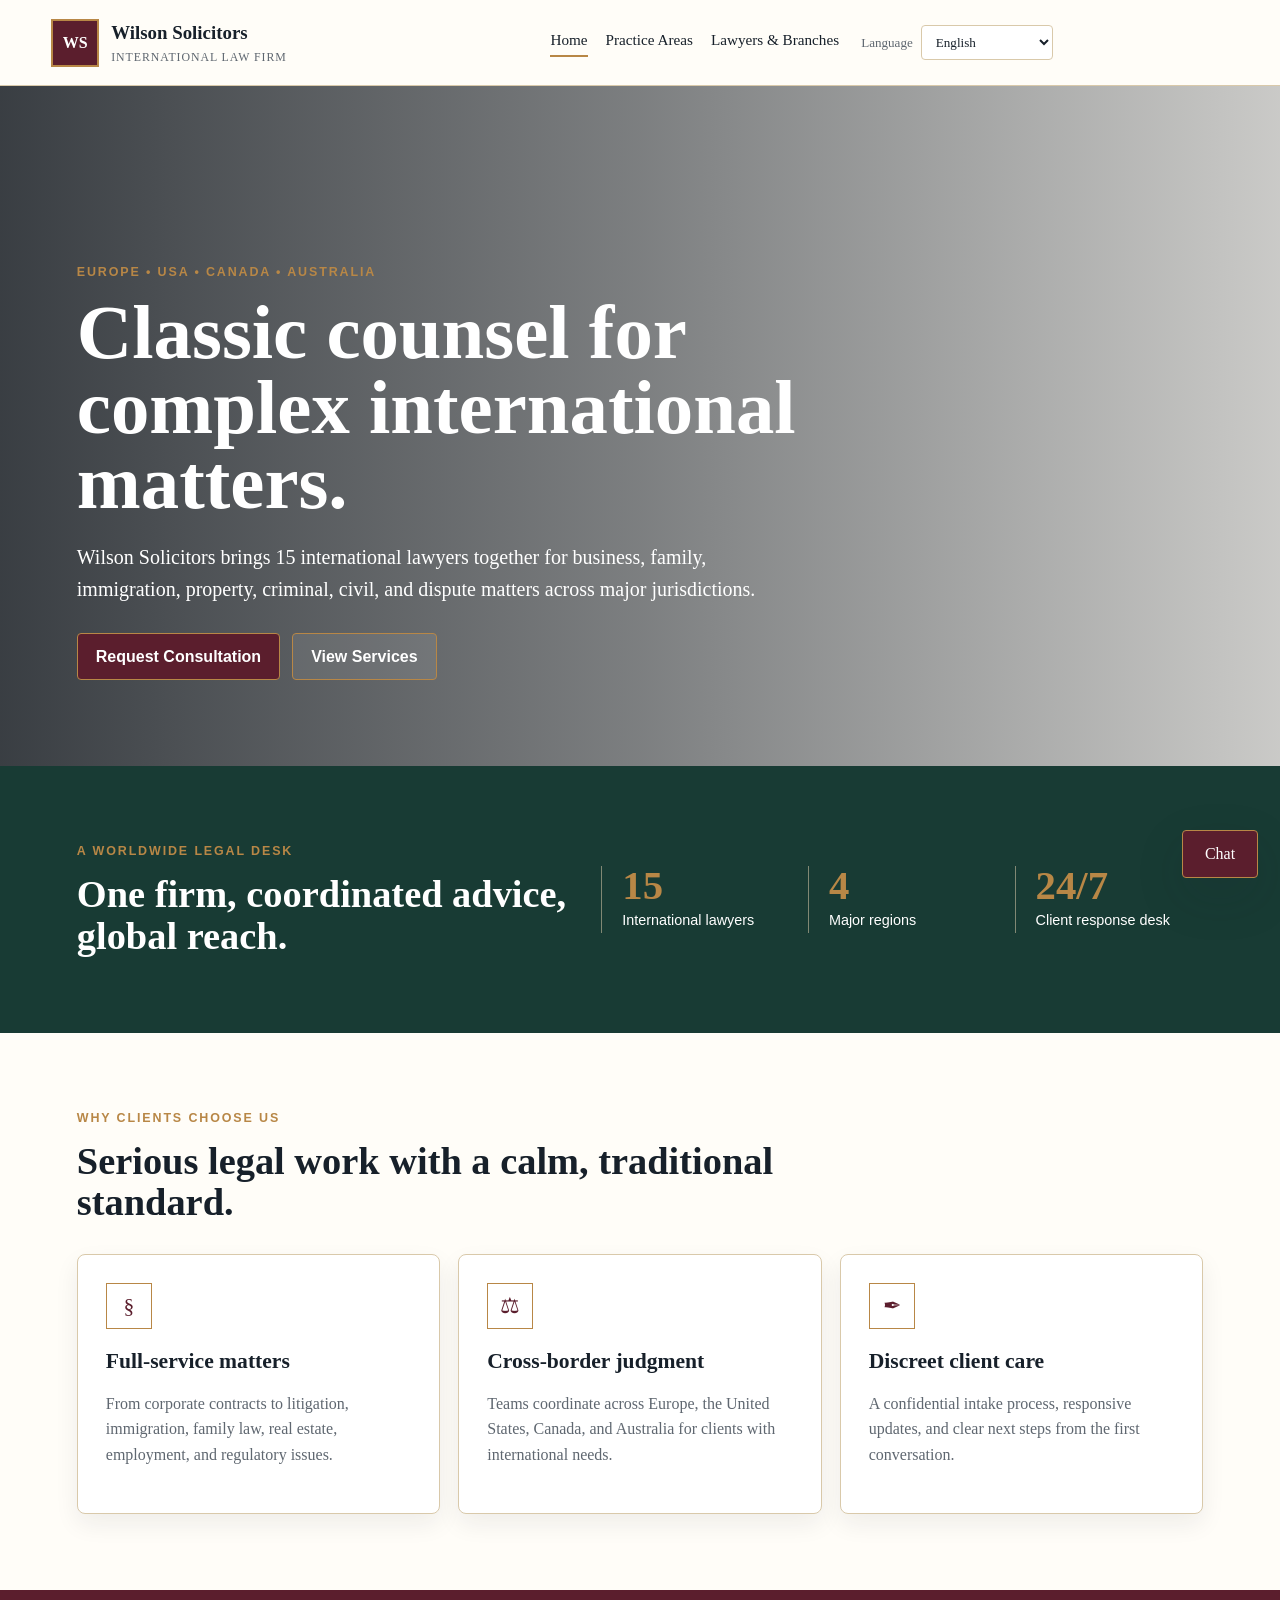
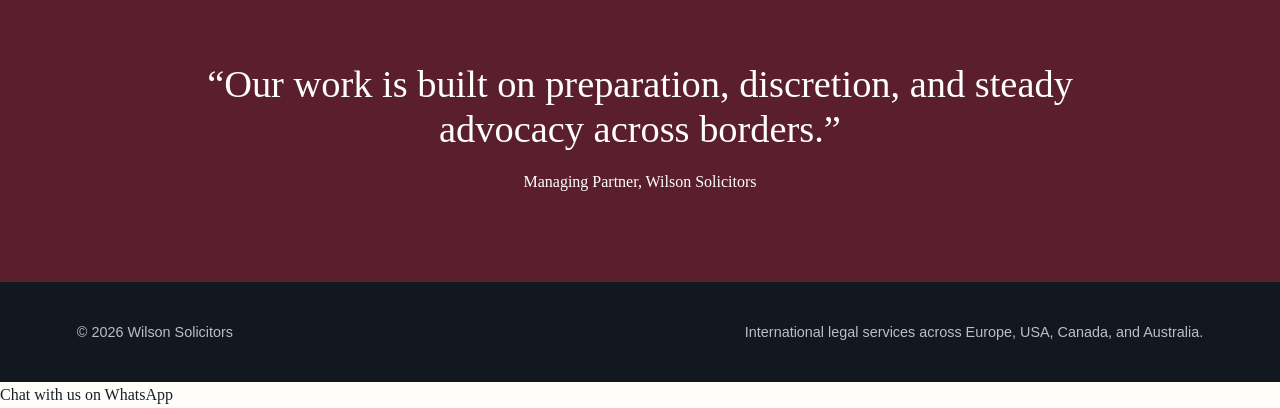
<file: index.html>
<!DOCTYPE html>
<html lang="en">
<head>
  <meta charset="UTF-8">
  <meta name="viewport" content="width=device-width, initial-scale=1.0">
  <title>Wilson Solicitors | International Law Firm</title>
  <link rel="preconnect" href="https://images.unsplash.com">
  <link rel="stylesheet" href="styles.css">
</head>
<body>
  <header class="site-header">
    <a class="brand" href="index.html" aria-label="Wilson Solicitors home">
      <span class="brand-mark">WS</span>
      <span>
        <strong>Wilson Solicitors</strong>
        <small data-i18n="brandSub">International Law Firm</small>
      </span>
    </a>

    <nav class="main-nav" aria-label="Main navigation">
      <a href="index.html" aria-current="page" data-i18n="navHome">Home</a>
      <a href="practice.html" data-i18n="navPractice">Practice Areas</a>
      <a href="team.html" data-i18n="navTeam">Lawyers & Branches</a>
    </nav>

    <label class="language-picker">
      <span data-i18n="languageLabel">Language</span>
      <select id="languageSelect" aria-label="Choose language">
        <option value="en">English</option>
        <option value="fr">Français</option>
        <option value="es">Español</option>
        <option value="de">Deutsch</option>
        <option value="it">Italiano</option>
        <option value="pt">Português</option>
        <option value="ar">العربية</option>
        <option value="zh">中文</option>
        <option value="hi">हिन्दी</option>
        <option value="ja">日本語</option>
      </select>
    </label>
    <div class="global-translate" id="google_translate_element" aria-label="All languages"></div>
  </header>

  <main>
    <section class="hero">
      <div class="hero-inner">
        <p class="eyebrow" data-i18n="heroEyebrow">Europe • USA • Canada • Australia</p>
        <h1 data-i18n="heroTitle">Classic counsel for complex international matters.</h1>
        <p data-i18n="heroText">Wilson Solicitors brings 15 international lawyers together for business, family, immigration, property, criminal, civil, and dispute matters across major jurisdictions.</p>
        <div class="hero-actions">
          <a class="button primary" href="team.html#contact" data-i18n="consultButton">Request Consultation</a>
          <a class="button secondary" href="practice.html" data-i18n="servicesButton">View Services</a>
        </div>
      </div>
    </section>

    <section class="intro-band">
      <div class="intro-copy">
        <p class="section-kicker" data-i18n="introKicker">A worldwide legal desk</p>
        <h2 data-i18n="introTitle">One firm, coordinated advice, global reach.</h2>
      </div>
      <div class="stats-grid" aria-label="Firm statistics">
        <div>
          <strong>15</strong>
          <span data-i18n="statLawyers">International lawyers</span>
        </div>
        <div>
          <strong>4</strong>
          <span data-i18n="statRegions">Major regions</span>
        </div>
        <div>
          <strong>24/7</strong>
          <span data-i18n="statSupport">Client response desk</span>
        </div>
      </div>
    </section>

    <section class="feature-section">
      <div class="section-heading">
        <p class="section-kicker" data-i18n="whyKicker">Why clients choose us</p>
        <h2 data-i18n="whyTitle">Serious legal work with a calm, traditional standard.</h2>
      </div>
      <div class="feature-grid">
        <article class="feature-card">
          <span class="feature-icon">§</span>
          <h3 data-i18n="featureOneTitle">Full-service matters</h3>
          <p data-i18n="featureOneText">From corporate contracts to litigation, immigration, family law, real estate, employment, and regulatory issues.</p>
        </article>
        <article class="feature-card">
          <span class="feature-icon">⚖</span>
          <h3 data-i18n="featureTwoTitle">Cross-border judgment</h3>
          <p data-i18n="featureTwoText">Teams coordinate across Europe, the United States, Canada, and Australia for clients with international needs.</p>
        </article>
        <article class="feature-card">
          <span class="feature-icon">✒</span>
          <h3 data-i18n="featureThreeTitle">Discreet client care</h3>
          <p data-i18n="featureThreeText">A confidential intake process, responsive updates, and clear next steps from the first conversation.</p>
        </article>
      </div>
    </section>

    <section class="quote-band">
      <blockquote data-i18n="quoteText">“Our work is built on preparation, discretion, and steady advocacy across borders.”</blockquote>
      <p data-i18n="quoteBy">Managing Partner, Wilson Solicitors</p>
    </section>
  </main>

  <button class="chat-toggle" id="chatToggle" aria-label="Open chat" data-i18n="chatButton">Chat</button>
  <aside class="chat-panel" id="chatPanel" aria-label="Client chat" hidden>
    <div class="chat-header">
      <strong data-i18n="chatTitle">Wilson Solicitors Chat</strong>
      <button id="chatClose" aria-label="Close chat">×</button>
    </div>
    <div class="chat-messages" id="chatMessages">
      <p class="bot" data-i18n="chatWelcome">Good day. Tell us the country and legal matter, and our intake team will guide the next step.</p>
    </div>
    <form class="chat-form" id="chatForm">
      <input id="chatInput" type="text" data-i18n-placeholder="chatPlaceholder" placeholder="Type your message...">
      <button type="submit" data-i18n="chatSend">Send</button>
    </form>
  </aside>

  <footer class="site-footer">
    <p>© 2026 Wilson Solicitors</p>
    <p data-i18n="footerText">International legal services across Europe, USA, Canada, and Australia.</p>
  </footer>

  
  <script src="script.js"></script>
  <script src="https://translate.google.com/translate_a/element.js?cb=googleTranslateElementInit"></script>
<a href="https://wa.me/+491632822687" target="_blank">
  Chat with us on WhatsApp
</a>
  <!--Start of Tawk.to Script-->
<script type="text/javascript">
var Tawk_API=Tawk_API||{}, Tawk_LoadStart=new Date();
(function(){
var s1=document.createElement("script"),s0=document.getElementsByTagName("script")[0];
s1.async=true;
s1.src='https://embed.tawk.to/6a101a90dc6f3f1c2df135cb/1jp7efi1r';
s1.charset='UTF-8';
s1.setAttribute('crossorigin','*');
s0.parentNode.insertBefore(s1,s0);
})();
</script>
<!--End of Tawk.to Script-->
</body>
</html>
</file>
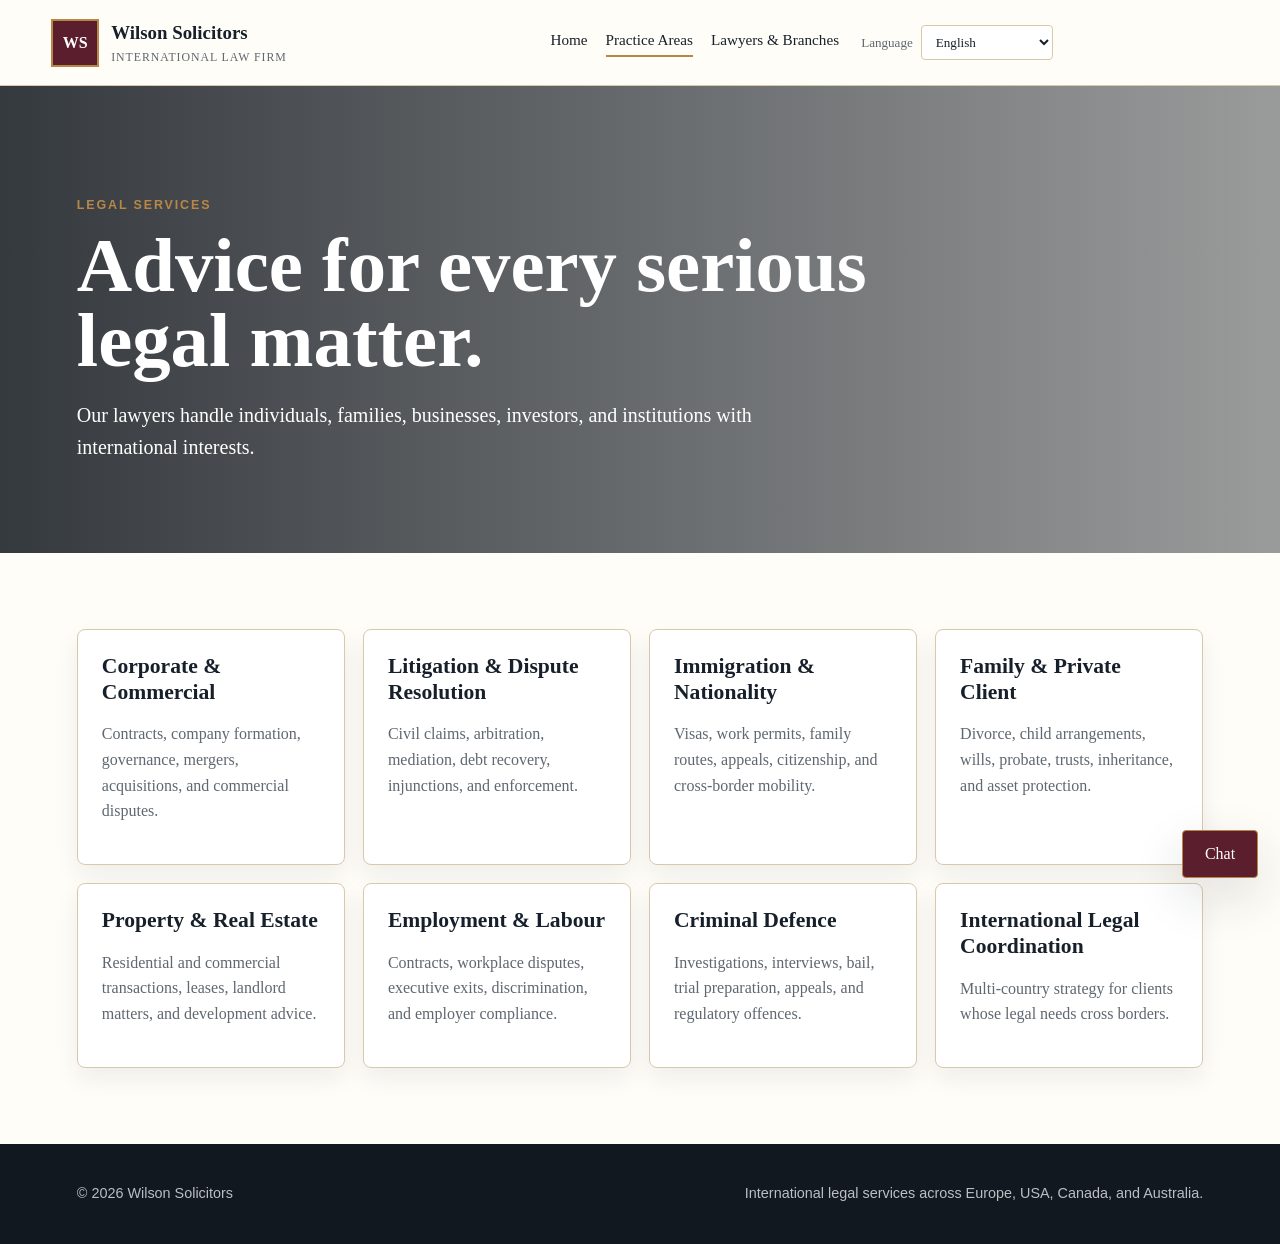
<file: practice.html>
<!DOCTYPE html>
<html lang="en">
<head>
  <meta charset="UTF-8">
  <meta name="viewport" content="width=device-width, initial-scale=1.0">
  <title>Practice Areas | Wilson Solicitors</title>
  <link rel="stylesheet" href="styles.css">
</head>
<body>
  <header class="site-header">
    <a class="brand" href="index.html" aria-label="Wilson Solicitors home">
      <span class="brand-mark">WS</span>
      <span>
        <strong>Wilson Solicitors</strong>
        <small data-i18n="brandSub">International Law Firm</small>
      </span>
    </a>
    <nav class="main-nav" aria-label="Main navigation">
      <a href="index.html" data-i18n="navHome">Home</a>
      <a href="practice.html" aria-current="page" data-i18n="navPractice">Practice Areas</a>
      <a href="team.html" data-i18n="navTeam">Lawyers & Branches</a>
    </nav>
    <label class="language-picker">
      <span data-i18n="languageLabel">Language</span>
      <select id="languageSelect" aria-label="Choose language">
        <option value="en">English</option>
        <option value="fr">Français</option>
        <option value="es">Español</option>
        <option value="de">Deutsch</option>
        <option value="it">Italiano</option>
        <option value="pt">Português</option>
        <option value="ar">العربية</option>
        <option value="zh">中文</option>
        <option value="hi">हिन्दी</option>
        <option value="ja">日本語</option>
      </select>
    </label>
    <div class="global-translate" id="google_translate_element" aria-label="All languages"></div>
  </header>

  <main>
    <section class="page-hero practice-hero">
      <p class="eyebrow" data-i18n="practiceEyebrow">Legal services</p>
      <h1 data-i18n="practiceTitle">Advice for every serious legal matter.</h1>
      <p data-i18n="practiceText">Our lawyers handle individuals, families, businesses, investors, and institutions with international interests.</p>
    </section>

    <section class="practice-grid">
      <article><h2 data-i18n="areaCorporate">Corporate & Commercial</h2><p data-i18n="areaCorporateText">Contracts, company formation, governance, mergers, acquisitions, and commercial disputes.</p></article>
      <article><h2 data-i18n="areaLitigation">Litigation & Dispute Resolution</h2><p data-i18n="areaLitigationText">Civil claims, arbitration, mediation, debt recovery, injunctions, and enforcement.</p></article>
      <article><h2 data-i18n="areaImmigration">Immigration & Nationality</h2><p data-i18n="areaImmigrationText">Visas, work permits, family routes, appeals, citizenship, and cross-border mobility.</p></article>
      <article><h2 data-i18n="areaFamily">Family & Private Client</h2><p data-i18n="areaFamilyText">Divorce, child arrangements, wills, probate, trusts, inheritance, and asset protection.</p></article>
      <article><h2 data-i18n="areaProperty">Property & Real Estate</h2><p data-i18n="areaPropertyText">Residential and commercial transactions, leases, landlord matters, and development advice.</p></article>
      <article><h2 data-i18n="areaEmployment">Employment & Labour</h2><p data-i18n="areaEmploymentText">Contracts, workplace disputes, executive exits, discrimination, and employer compliance.</p></article>
      <article><h2 data-i18n="areaCriminal">Criminal Defence</h2><p data-i18n="areaCriminalText">Investigations, interviews, bail, trial preparation, appeals, and regulatory offences.</p></article>
      <article><h2 data-i18n="areaInternational">International Legal Coordination</h2><p data-i18n="areaInternationalText">Multi-country strategy for clients whose legal needs cross borders.</p></article>
    </section>
  </main>

  <button class="chat-toggle" id="chatToggle" aria-label="Open chat" data-i18n="chatButton">Chat</button>
  <aside class="chat-panel" id="chatPanel" aria-label="Client chat" hidden>
    <div class="chat-header"><strong data-i18n="chatTitle">Wilson Solicitors Chat</strong><button id="chatClose" aria-label="Close chat">×</button></div>
    <div class="chat-messages" id="chatMessages"><p class="bot" data-i18n="chatWelcome">Good day. Tell us the country and legal matter, and our intake team will guide the next step.</p></div>
    <form class="chat-form" id="chatForm"><input id="chatInput" type="text" data-i18n-placeholder="chatPlaceholder" placeholder="Type your message..."><button type="submit" data-i18n="chatSend">Send</button></form>
  </aside>

  <footer class="site-footer">
    <p>© 2026 Wilson Solicitors</p>
    <p data-i18n="footerText">International legal services across Europe, USA, Canada, and Australia.</p>
  </footer>
  <script src="script.js"></script>
  <script src="https://translate.google.com/translate_a/element.js?cb=googleTranslateElementInit"></script>
<!--Start of Tawk.to Script-->
<script type="text/javascript">
var Tawk_API=Tawk_API||{}, Tawk_LoadStart=new Date();
(function(){
var s1=document.createElement("script"),s0=document.getElementsByTagName("script")[0];
s1.async=true;
s1.src='https://embed.tawk.to/6a101a90dc6f3f1c2df135cb/1jp7efi1r';
s1.charset='UTF-8';
s1.setAttribute('crossorigin','*');
s0.parentNode.insertBefore(s1,s0);
})();
</script>
<!--End of Tawk.to Script-->
</body>
</html>
</file>
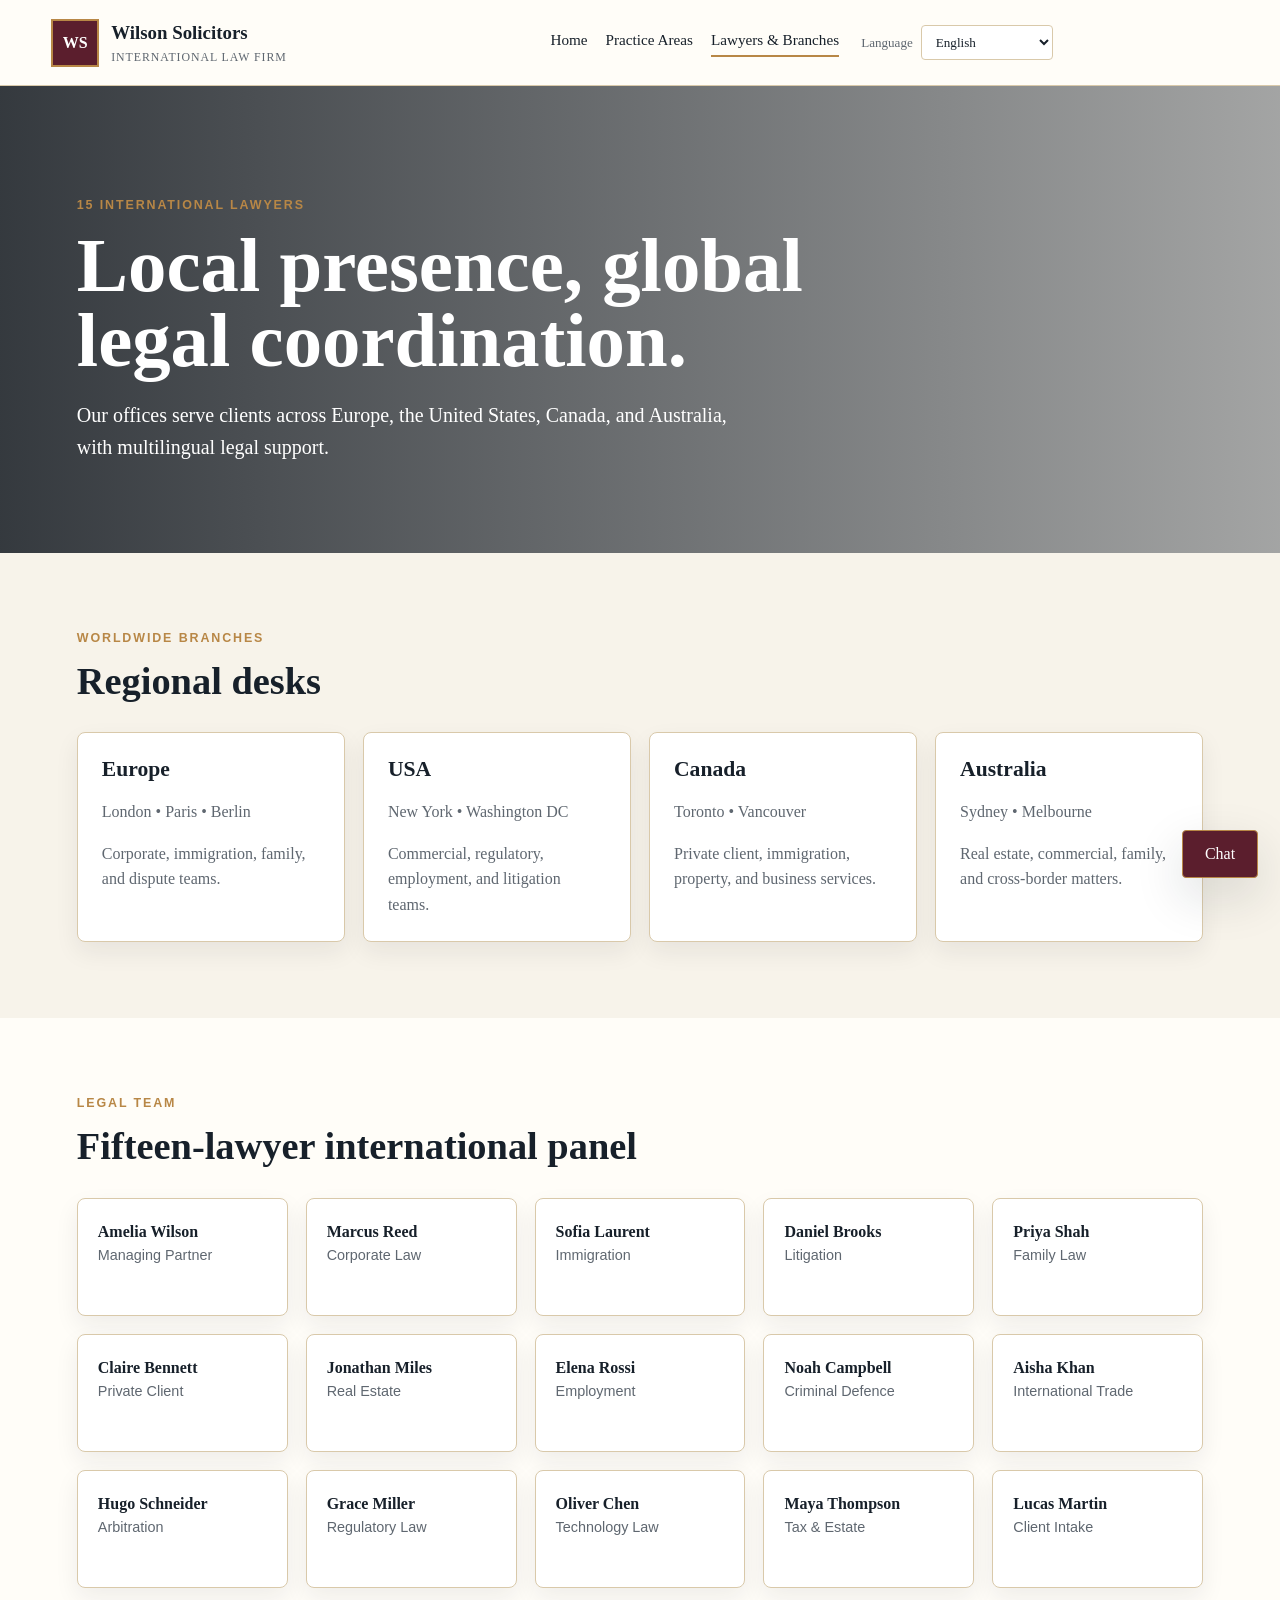
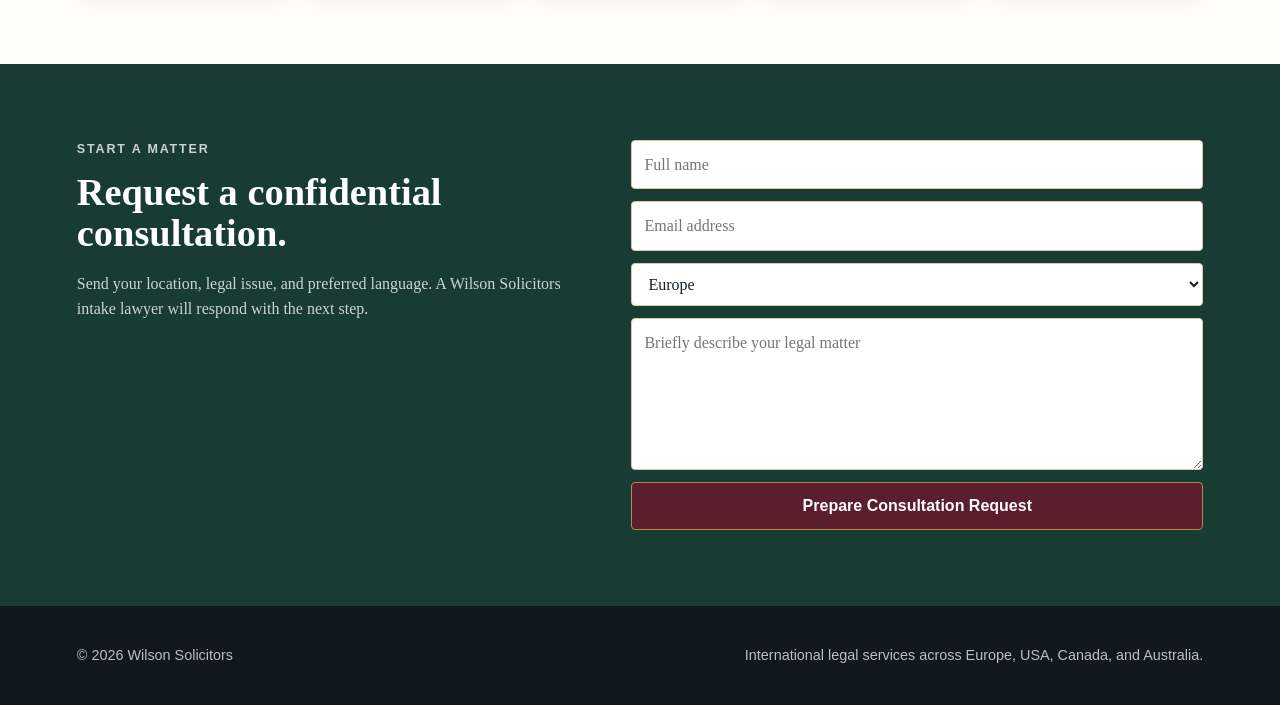
<file: team.html>
<!DOCTYPE html>
<html lang="en">
<head>
  <meta charset="UTF-8">
  <meta name="viewport" content="width=device-width, initial-scale=1.0">
  <title>Lawyers & Branches | Wilson Solicitors</title>
  <link rel="stylesheet" href="styles.css">
</head>
<body>
  <header class="site-header">
    <a class="brand" href="index.html" aria-label="Wilson Solicitors home">
      <span class="brand-mark">WS</span>
      <span>
        <strong>Wilson Solicitors</strong>
        <small data-i18n="brandSub">International Law Firm</small>
      </span>
    </a>
    <nav class="main-nav" aria-label="Main navigation">
      <a href="index.html" data-i18n="navHome">Home</a>
      <a href="practice.html" data-i18n="navPractice">Practice Areas</a>
      <a href="team.html" aria-current="page" data-i18n="navTeam">Lawyers & Branches</a>
    </nav>
    <label class="language-picker">
      <span data-i18n="languageLabel">Language</span>
      <select id="languageSelect" aria-label="Choose language">
        <option value="en">English</option>
        <option value="fr">Français</option>
        <option value="es">Español</option>
        <option value="de">Deutsch</option>
        <option value="it">Italiano</option>
        <option value="pt">Português</option>
        <option value="ar">العربية</option>
        <option value="zh">中文</option>
        <option value="hi">हिन्दी</option>
        <option value="ja">日本語</option>
      </select>
    </label>
    <div class="global-translate" id="google_translate_element" aria-label="All languages"></div>
  </header>

  <main>
    <section class="page-hero team-hero">
      <p class="eyebrow" data-i18n="teamEyebrow">15 international lawyers</p>
      <h1 data-i18n="teamTitle">Local presence, global legal coordination.</h1>
      <p data-i18n="teamText">Our offices serve clients across Europe, the United States, Canada, and Australia, with multilingual legal support.</p>
    </section>

    <section class="branch-section">
      <div class="section-heading">
        <p class="section-kicker" data-i18n="branchesKicker">Worldwide branches</p>
        <h2 data-i18n="branchesTitle">Regional desks</h2>
      </div>
      <div class="branch-grid">
        <article><h3>Europe</h3><p>London • Paris • Berlin</p><span data-i18n="branchEurope">Corporate, immigration, family, and dispute teams.</span></article>
        <article><h3>USA</h3><p>New York • Washington DC</p><span data-i18n="branchUsa">Commercial, regulatory, employment, and litigation teams.</span></article>
        <article><h3>Canada</h3><p>Toronto • Vancouver</p><span data-i18n="branchCanada">Private client, immigration, property, and business services.</span></article>
        <article><h3>Australia</h3><p>Sydney • Melbourne</p><span data-i18n="branchAustralia">Real estate, commercial, family, and cross-border matters.</span></article>
      </div>
    </section>

    <section class="lawyer-section">
      <div class="section-heading">
        <p class="section-kicker" data-i18n="lawyersKicker">Legal team</p>
        <h2 data-i18n="lawyersTitle">Fifteen-lawyer international panel</h2>
      </div>
      <div class="lawyer-grid" aria-label="Wilson Solicitors lawyers">
        <article><strong>Amelia Wilson</strong><span>Managing Partner</span></article>
        <article><strong>Marcus Reed</strong><span>Corporate Law</span></article>
        <article><strong>Sofia Laurent</strong><span>Immigration</span></article>
        <article><strong>Daniel Brooks</strong><span>Litigation</span></article>
        <article><strong>Priya Shah</strong><span>Family Law</span></article>
        <article><strong>Claire Bennett</strong><span>Private Client</span></article>
        <article><strong>Jonathan Miles</strong><span>Real Estate</span></article>
        <article><strong>Elena Rossi</strong><span>Employment</span></article>
        <article><strong>Noah Campbell</strong><span>Criminal Defence</span></article>
        <article><strong>Aisha Khan</strong><span>International Trade</span></article>
        <article><strong>Hugo Schneider</strong><span>Arbitration</span></article>
        <article><strong>Grace Miller</strong><span>Regulatory Law</span></article>
        <article><strong>Oliver Chen</strong><span>Technology Law</span></article>
        <article><strong>Maya Thompson</strong><span>Tax & Estate</span></article>
        <article><strong>Lucas Martin</strong><span>Client Intake</span></article>
      </div>
    </section>

    <section class="contact-section" id="contact">
      <div>
        <p class="section-kicker" data-i18n="contactKicker">Start a matter</p>
        <h2 data-i18n="contactTitle">Request a confidential consultation.</h2>
        <p data-i18n="contactText">Send your location, legal issue, and preferred language. A Wilson Solicitors intake lawyer will respond with the next step.</p>
      </div>
      <form class="contact-form">
        <input type="text" data-i18n-placeholder="namePlaceholder" placeholder="Full name">
        <input type="email" data-i18n-placeholder="emailPlaceholder" placeholder="Email address">
        <select aria-label="Region">
          <option>Europe</option>
          <option>USA</option>
          <option>Canada</option>
          <option>Australia</option>
          <option>Other</option>
        </select>
        <textarea rows="5" data-i18n-placeholder="messagePlaceholder" placeholder="Briefly describe your legal matter"></textarea>
        <button type="button" data-i18n="contactButton">Prepare Consultation Request</button>
      </form>
    </section>
  </main>

  <button class="chat-toggle" id="chatToggle" aria-label="Open chat" data-i18n="chatButton">Chat</button>
  <aside class="chat-panel" id="chatPanel" aria-label="Client chat" hidden>
    <div class="chat-header"><strong data-i18n="chatTitle">Wilson Solicitors Chat</strong><button id="chatClose" aria-label="Close chat">×</button></div>
    <div class="chat-messages" id="chatMessages"><p class="bot" data-i18n="chatWelcome">Good day. Tell us the country and legal matter, and our intake team will guide the next step.</p></div>
    <form class="chat-form" id="chatForm"><input id="chatInput" type="text" data-i18n-placeholder="chatPlaceholder" placeholder="Type your message..."><button type="submit" data-i18n="chatSend">Send</button></form>
  </aside>

  <footer class="site-footer">
    <p>© 2026 Wilson Solicitors</p>
    <p data-i18n="footerText">International legal services across Europe, USA, Canada, and Australia.</p>
  </footer>
  <script src="script.js"></script>
  <script src="https://translate.google.com/translate_a/element.js?cb=googleTranslateElementInit"></script>
<!--Start of Tawk.to Script-->
<script type="text/javascript">
var Tawk_API=Tawk_API||{}, Tawk_LoadStart=new Date();
(function(){
var s1=document.createElement("script"),s0=document.getElementsByTagName("script")[0];
s1.async=true;
s1.src='https://embed.tawk.to/6a101a90dc6f3f1c2df135cb/1jp7efi1r';
s1.charset='UTF-8';
s1.setAttribute('crossorigin','*');
s0.parentNode.insertBefore(s1,s0);
})();
</script>
<!--End of Tawk.to Script-->
</body>
</html>
</file>
<file: styles.css>
:root {
  --ink: #17202a;
  --muted: #5f6770;
  --ivory: #f7f3ea;
  --paper: #fffdf8;
  --line: #d9c9aa;
  --gold: #b88746;
  --burgundy: #5b1e2d;
  --green: #183b34;
  --shadow: 0 18px 50px rgba(23, 32, 42, 0.14);
}

* {
  box-sizing: border-box;
}

body {
  margin: 0;
  color: var(--ink);
  background: var(--paper);
  font-family: Georgia, "Times New Roman", serif;
  line-height: 1.6;
}

a {
  color: inherit;
  text-decoration: none;
}

.site-header {
  position: sticky;
  top: 0;
  z-index: 20;
  display: grid;
  grid-template-columns: minmax(220px, 1fr) auto auto auto;
  gap: 22px;
  align-items: center;
  padding: 18px clamp(18px, 4vw, 56px);
  background: rgba(255, 253, 248, 0.96);
  border-bottom: 1px solid var(--line);
  backdrop-filter: blur(12px);
}

.brand {
  display: inline-flex;
  align-items: center;
  gap: 12px;
}

.brand-mark {
  display: grid;
  width: 48px;
  height: 48px;
  place-items: center;
  color: #fff;
  background: var(--burgundy);
  border: 2px solid var(--gold);
  font-weight: 700;
  letter-spacing: 0;
}

.brand strong,
.brand small {
  display: block;
}

.brand strong {
  font-size: 1.18rem;
}

.brand small {
  color: var(--muted);
  font-size: 0.74rem;
  letter-spacing: 0.08em;
  text-transform: uppercase;
}

.main-nav {
  display: flex;
  flex-wrap: wrap;
  gap: 18px;
  font-size: 0.95rem;
}

.main-nav a {
  border-bottom: 2px solid transparent;
  padding-bottom: 3px;
}

.main-nav a:hover,
.main-nav a[aria-current="page"] {
  border-color: var(--gold);
}

.language-picker {
  display: flex;
  align-items: center;
  gap: 8px;
  color: var(--muted);
  font-size: 0.82rem;
}

select,
input,
textarea,
button {
  font: inherit;
}

select,
input,
textarea {
  width: 100%;
  border: 1px solid var(--line);
  background: #fff;
  color: var(--ink);
  padding: 11px 12px;
  border-radius: 4px;
}

.language-picker select {
  min-width: 132px;
  padding: 8px 10px;
}

.global-translate {
  min-width: 154px;
  font-family: Arial, sans-serif;
  font-size: 0.82rem;
}

.global-translate select {
  min-height: 36px;
  padding: 7px 10px;
}

.goog-te-gadget {
  color: transparent !important;
  height: 38px;
  overflow: hidden;
}

.goog-te-gadget span,
.goog-logo-link {
  display: none !important;
}

.hero {
  min-height: 680px;
  display: flex;
  align-items: end;
  padding: 110px clamp(20px, 6vw, 78px) 86px;
  color: #fff;
  background:
    linear-gradient(90deg, rgba(14, 20, 27, 0.82), rgba(14, 20, 27, 0.54), rgba(14, 20, 27, 0.22)),
    url("https://images.unsplash.com/photo-1589829545856-d10d557cf95f?auto=format&fit=crop&w=1800&q=80") center / cover;
}

.hero-inner {
  max-width: 780px;
}

.eyebrow,
.section-kicker {
  margin: 0 0 12px;
  color: var(--gold);
  font-family: Arial, sans-serif;
  font-size: 0.78rem;
  font-weight: 700;
  letter-spacing: 0.15em;
  text-transform: uppercase;
}

.hero h1,
.page-hero h1 {
  max-width: 820px;
  margin: 0;
  font-size: clamp(2.35rem, 6vw, 5.35rem);
  line-height: 0.98;
  letter-spacing: 0;
}

.hero p:not(.eyebrow),
.page-hero p:not(.eyebrow) {
  max-width: 680px;
  font-size: clamp(1rem, 2vw, 1.25rem);
}

.hero-actions {
  display: flex;
  flex-wrap: wrap;
  gap: 12px;
  margin-top: 28px;
}

.button,
.contact-form button,
.chat-form button {
  display: inline-flex;
  align-items: center;
  justify-content: center;
  min-height: 44px;
  border: 1px solid var(--gold);
  border-radius: 4px;
  cursor: pointer;
  padding: 10px 18px;
  font-family: Arial, sans-serif;
  font-weight: 700;
}

.button.primary,
.contact-form button,
.chat-form button {
  color: #fff;
  background: var(--burgundy);
}

.button.secondary {
  color: #fff;
  background: rgba(255, 255, 255, 0.08);
}

.intro-band,
.feature-section,
.branch-section,
.lawyer-section,
.contact-section,
.practice-grid {
  padding: 76px clamp(20px, 6vw, 78px);
}

.intro-band {
  display: grid;
  grid-template-columns: minmax(0, 0.9fr) minmax(320px, 1.1fr);
  gap: 32px;
  align-items: center;
  background: var(--green);
  color: #fff;
}

.intro-band h2,
.section-heading h2,
.contact-section h2 {
  margin: 0;
  font-size: clamp(1.9rem, 3vw, 3.1rem);
  line-height: 1.08;
}

.stats-grid,
.feature-grid,
.branch-grid,
.lawyer-grid,
.practice-grid {
  display: grid;
  gap: 18px;
}

.stats-grid {
  grid-template-columns: repeat(3, 1fr);
}

.stats-grid div {
  border-left: 1px solid rgba(217, 201, 170, 0.55);
  padding-left: 20px;
}

.stats-grid strong {
  display: block;
  color: var(--gold);
  font-size: 2.55rem;
  line-height: 1;
}

.stats-grid span {
  font-family: Arial, sans-serif;
  font-size: 0.9rem;
}

.section-heading {
  max-width: 820px;
  margin-bottom: 30px;
}

.feature-grid {
  grid-template-columns: repeat(3, minmax(0, 1fr));
}

.feature-card,
.branch-grid article,
.lawyer-grid article,
.practice-grid article {
  background: #fff;
  border: 1px solid var(--line);
  border-radius: 8px;
  box-shadow: 0 10px 24px rgba(23, 32, 42, 0.07);
}

.feature-card {
  min-height: 260px;
  padding: 28px;
}

.feature-icon {
  display: inline-grid;
  width: 46px;
  height: 46px;
  place-items: center;
  margin-bottom: 20px;
  color: var(--burgundy);
  border: 1px solid var(--gold);
  font-size: 1.35rem;
}

.feature-card h3,
.branch-grid h3,
.practice-grid h2 {
  margin: 0 0 10px;
  font-size: 1.35rem;
  line-height: 1.2;
}

.feature-card p,
.branch-grid p,
.branch-grid span,
.practice-grid p,
.contact-section p {
  color: var(--muted);
}

.quote-band {
  padding: 72px clamp(20px, 6vw, 78px);
  color: #fff;
  background: var(--burgundy);
  text-align: center;
}

.quote-band blockquote {
  max-width: 920px;
  margin: 0 auto 16px;
  font-size: clamp(1.6rem, 3vw, 3rem);
  line-height: 1.18;
}

.page-hero {
  min-height: 430px;
  padding: 110px clamp(20px, 6vw, 78px) 70px;
  color: #fff;
  background:
    linear-gradient(90deg, rgba(14, 20, 27, 0.84), rgba(14, 20, 27, 0.42)),
    url("https://images.unsplash.com/photo-1450101499163-c8848c66ca85?auto=format&fit=crop&w=1800&q=80") center / cover;
}

.team-hero {
  background:
    linear-gradient(90deg, rgba(14, 20, 27, 0.84), rgba(14, 20, 27, 0.38)),
    url("https://images.unsplash.com/photo-1551836022-d5d88e9218df?auto=format&fit=crop&w=1800&q=80") center / cover;
}

.practice-grid {
  grid-template-columns: repeat(4, minmax(0, 1fr));
}

.practice-grid article,
.branch-grid article {
  padding: 24px;
}

.branch-section {
  background: var(--ivory);
}

.branch-grid {
  grid-template-columns: repeat(4, minmax(0, 1fr));
}

.lawyer-grid {
  grid-template-columns: repeat(5, minmax(0, 1fr));
}

.lawyer-grid article {
  min-height: 118px;
  padding: 20px;
}

.lawyer-grid strong,
.lawyer-grid span {
  display: block;
}

.lawyer-grid span {
  color: var(--muted);
  font-family: Arial, sans-serif;
  font-size: 0.9rem;
}

.contact-section {
  display: grid;
  grid-template-columns: minmax(0, 0.9fr) minmax(320px, 1fr);
  gap: 40px;
  align-items: start;
  background: var(--green);
  color: #fff;
}

.contact-section p {
  color: rgba(255, 255, 255, 0.78);
}

.contact-form {
  display: grid;
  gap: 12px;
}

.chat-toggle {
  position: fixed;
  right: 22px;
  bottom: 22px;
  z-index: 30;
  min-width: 76px;
  height: 48px;
  border: 1px solid var(--gold);
  border-radius: 4px;
  color: #fff;
  background: var(--burgundy);
  box-shadow: var(--shadow);
  cursor: pointer;
}

.chat-panel {
  position: fixed;
  right: 22px;
  bottom: 82px;
  z-index: 31;
  width: min(360px, calc(100vw - 32px));
  overflow: hidden;
  background: #fff;
  border: 1px solid var(--line);
  border-radius: 8px;
  box-shadow: var(--shadow);
}

.chat-header {
  display: flex;
  justify-content: space-between;
  align-items: center;
  padding: 14px 16px;
  color: #fff;
  background: var(--green);
}

.chat-header button {
  color: #fff;
  background: transparent;
  border: 0;
  font-size: 1.4rem;
  cursor: pointer;
}

.chat-messages {
  display: grid;
  gap: 10px;
  max-height: 260px;
  overflow: auto;
  padding: 16px;
  font-family: Arial, sans-serif;
  font-size: 0.92rem;
}

.chat-messages p {
  margin: 0;
  padding: 10px 12px;
  border-radius: 8px;
}

.chat-messages .bot {
  background: var(--ivory);
}

.chat-messages .user {
  justify-self: end;
  color: #fff;
  background: var(--burgundy);
}

.chat-form {
  display: grid;
  grid-template-columns: 1fr auto;
  gap: 8px;
  padding: 12px;
  border-top: 1px solid var(--line);
}

.site-footer {
  display: flex;
  justify-content: space-between;
  gap: 18px;
  padding: 24px clamp(20px, 6vw, 78px);
  color: rgba(255, 255, 255, 0.72);
  background: #111820;
  font-family: Arial, sans-serif;
  font-size: 0.9rem;
}

[dir="rtl"] .site-header,
[dir="rtl"] .intro-band,
[dir="rtl"] .contact-section {
  direction: rtl;
}

@media (max-width: 980px) {
  .site-header,
  .intro-band,
  .contact-section {
    grid-template-columns: 1fr;
  }

  .feature-grid,
  .practice-grid,
  .branch-grid,
  .lawyer-grid {
    grid-template-columns: repeat(2, minmax(0, 1fr));
  }
}

@media (max-width: 640px) {
  .site-header {
    position: static;
    gap: 14px;
  }

  .main-nav {
    gap: 12px;
  }

  .hero {
    min-height: 620px;
    padding-top: 70px;
  }

  .stats-grid,
  .feature-grid,
  .practice-grid,
  .branch-grid,
  .lawyer-grid {
    grid-template-columns: 1fr;
  }

  .site-footer {
    display: block;
  }
}
</file>
